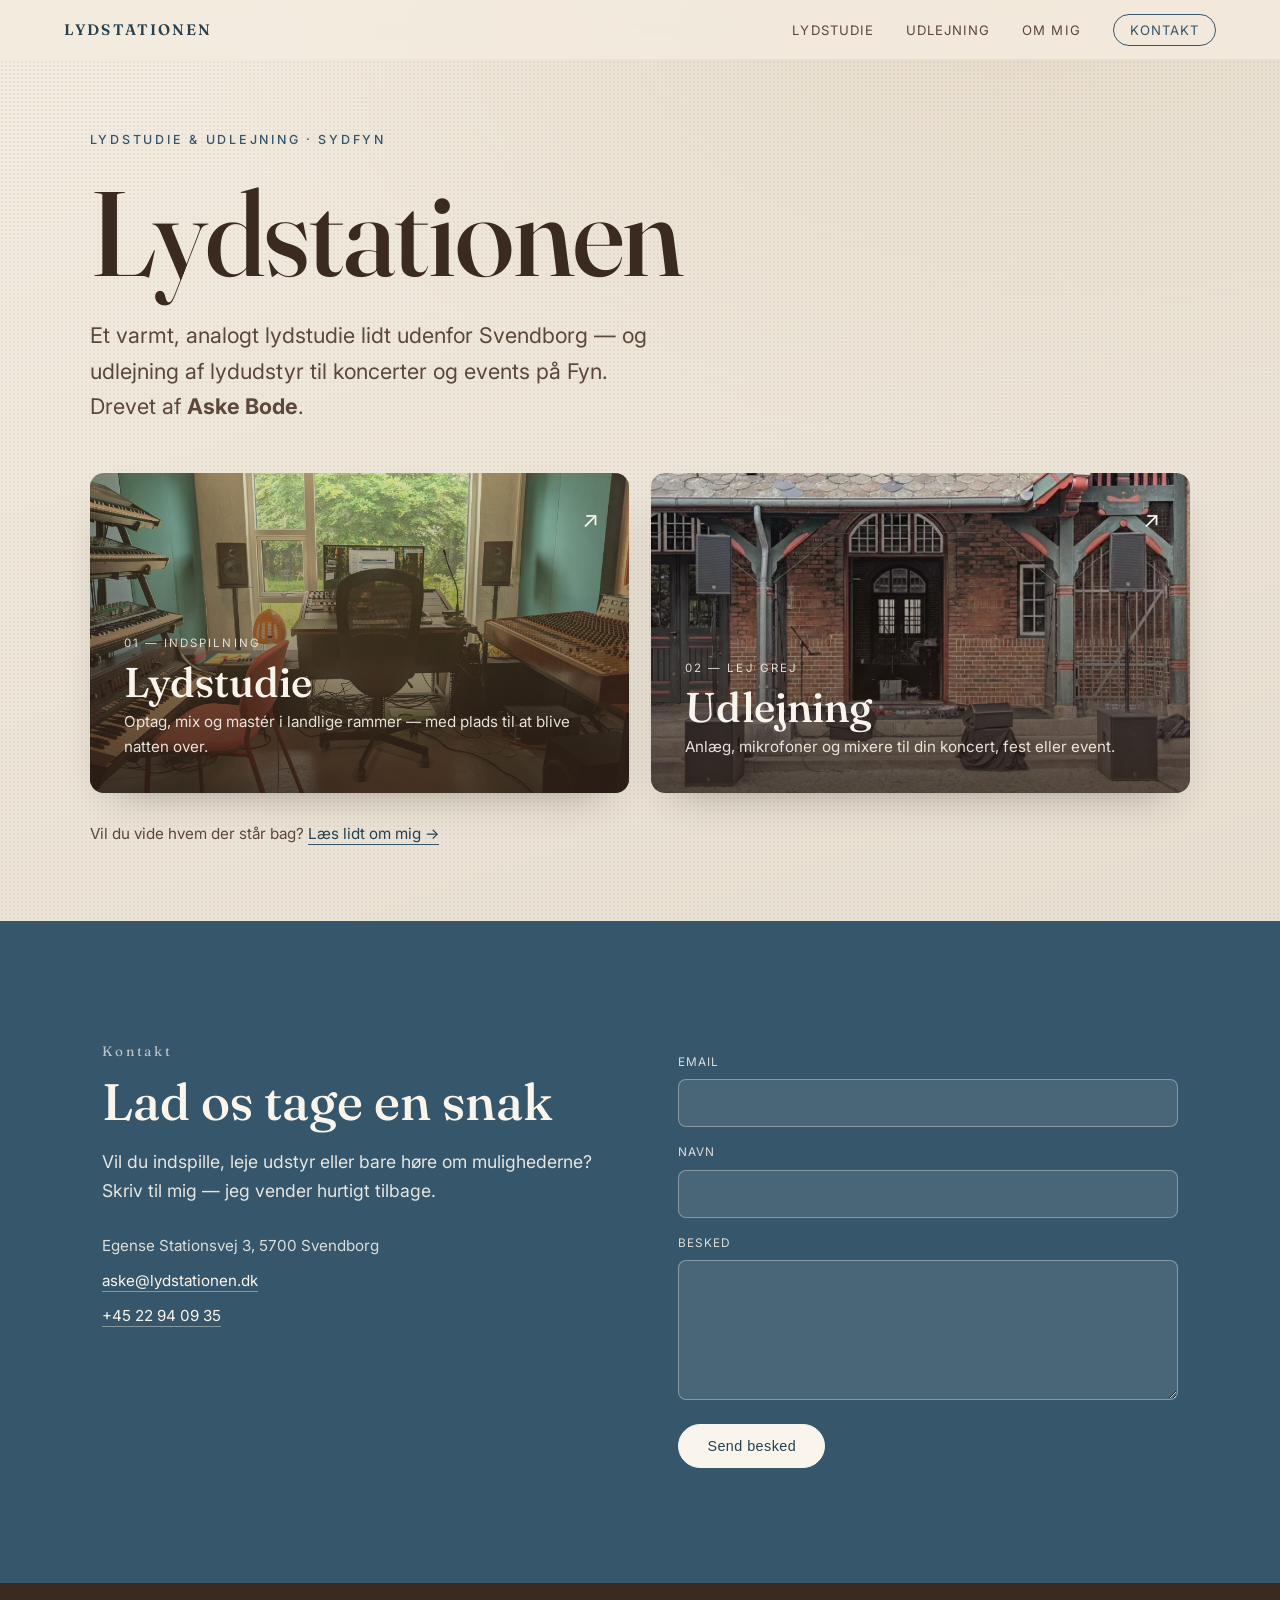
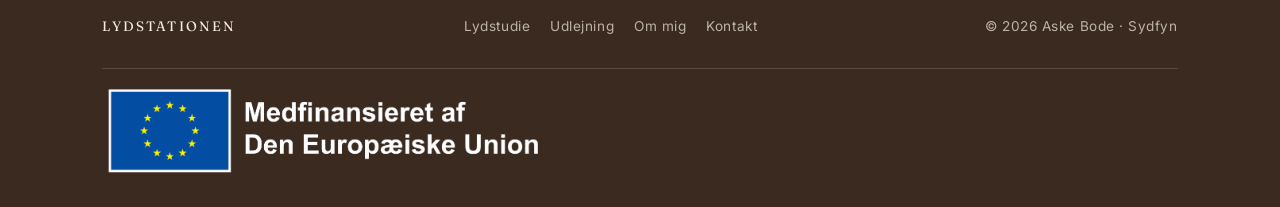
<file: index.html>
<!DOCTYPE html>
<html lang="da">

<head>
    <meta charset="UTF-8">
    <title>Lydstationen — Lydstudie & Udlejning på Sydfyn</title>
    <meta name="viewport" content="width=device-width, initial-scale=1">
    <meta name="description"
        content="Lydstationen er et varmt, analogt lydstudie på Sydfyn ved Svendborg — indspilning, mix og mastering med mulighed for overnatning, samt udlejning af anlæg, mikrofoner og mixere.">
    <link rel="preconnect" href="https://fonts.googleapis.com">
    <link rel="preconnect" href="https://fonts.gstatic.com" crossorigin>
    <link
        href="https://fonts.googleapis.com/css2?family=Fraunces:ital,opsz,wght@0,9..144,400;0,9..144,500;0,9..144,600;1,9..144,400&family=Inter:wght@300;400;500;600&display=swap"
        rel="stylesheet">
    <link rel="stylesheet" type="text/css" href="style.css?v=2">
    <link rel="icon" href="favicon.svg" type="image/svg+xml">
    <link rel="canonical" href="https://lydstationen.dk/">
    <meta property="og:type" content="website">
    <meta property="og:site_name" content="Lydstationen">
    <meta property="og:locale" content="da_DK">
    <meta property="og:title" content="Lydstationen — Lydstudie & Udlejning på Sydfyn">
    <meta property="og:description"
        content="Varmt, analogt lydstudie på Sydfyn ved Svendborg — indspilning, mix og mastering, samt udlejning af anlæg, mikrofoner og mixere.">
    <meta property="og:url" content="https://lydstationen.dk/">
    <meta property="og:image" content="https://lydstationen.dk/images/og-image.jpg">
    <meta property="og:image:width" content="1200">
    <meta property="og:image:height" content="630">
    <meta name="twitter:card" content="summary_large_image">
    <meta name="twitter:title" content="Lydstationen — Lydstudie & Udlejning på Sydfyn">
    <meta name="twitter:description"
        content="Varmt, analogt lydstudie på Sydfyn ved Svendborg — indspilning, mix, mastering og udlejning af lydudstyr.">
    <meta name="twitter:image" content="https://lydstationen.dk/images/og-image.jpg">
    <script type="application/ld+json">
    {
      "@context": "https://schema.org",
      "@type": "LocalBusiness",
      "@id": "https://lydstationen.dk/#business",
      "name": "Lydstationen",
      "description": "Lydstudie og udlejning af lydudstyr på Sydfyn ved Svendborg. Indspilning, mix og mastering — samt udlejning af PA-anlæg, mikrofoner og mixere.",
      "url": "https://lydstationen.dk",
      "email": "aske@lydstationen.dk",
      "telephone": "+4522940935",
      "founder": { "@type": "Person", "name": "Aske Bode" },
      "address": {
        "@type": "PostalAddress",
        "streetAddress": "Egense Stationsvej 3",
        "postalCode": "5700",
        "addressLocality": "Svendborg",
        "addressCountry": "DK"
      },
      "areaServed": ["Svendborg", "Sydfyn", "Fyn"],
      "image": "https://lydstationen.dk/images/og-image.jpg"
    }
    </script>
    <!-- Google tag (gtag.js) -->
    <script async src="https://www.googletagmanager.com/gtag/js?id=AW-17942137784"></script>
    <script>
        window.dataLayer = window.dataLayer || [];
        function gtag() { dataLayer.push(arguments); }

        // Consent Mode v2 — skal sendes før 'js'/'config'.
        gtag('consent', 'default', {
            ad_storage: 'granted',
            ad_user_data: 'granted',
            ad_personalization: 'granted',
            analytics_storage: 'granted'
        });

        gtag('js', new Date());
        gtag('config', 'AW-17942137784'); // Google Ads — AKTIVT

        // Google Analytics 4 (G-LFBWEKEN19) måles GENNEM tagget ovenfor:
        // GA4-streamen bruger det eksisterende Google-tag fra Ads, og
        // G-ID'et er tilføjet som destination hos Google. Derfor har
        // G-ID'et ingen egen tag-container (gtag/js?id=G-… giver 404),
        // og der skal IKKE tilføjes gtag('config', 'G-LFBWEKEN19') her
        // — det ville tælle sidevisninger dobbelt.
    </script>
    <script src="events.js" defer></script>
</head>

<body>
    <nav id="nav">
        <a href="index.html" class="brand">LYDSTATIONEN</a>
        <button class="nav-toggle" id="navToggle" aria-label="Menu" aria-expanded="false">
            <span></span><span></span><span></span>
        </button>
        <ul id="navMenu">
            <li><a href="studie.html">Lydstudie</a></li>
            <li><a href="udlejning.html">Udlejning</a></li>
            <li><a href="om.html">Om mig</a></li>
            <li><a href="#kontakt" class="nav-cta">Kontakt</a></li>
        </ul>
    </nav>

    <!-- ===================== PORTAL ===================== -->
    <header class="portal">
        <div class="portal-head">
            <p class="eyebrow">Lydstudie & udlejning · Sydfyn</p>
            <h1>Lydstationen</h1>
            <p class="lead">Et varmt, analogt lydstudie lidt udenfor Svendborg — og udlejning af lydudstyr til koncerter
                og events på Fyn. Drevet af <strong>Aske Bode</strong>.</p>
        </div>

        <div class="portal-doors">
            <a href="studie.html" class="door">
                <img src="images/kontrolrum.webp" alt="Lydstationens kontrolrum">
                <span class="door-arrow">↗</span>
                <span class="door-label">
                    <span>01 — Indspilning</span>
                    <h2>Lydstudie</h2>
                    <p>Optag, mix og mastér i landlige rammer — med plads til at blive natten over.</p>
                </span>
            </a>
            <a href="udlejning.html" class="door">
                <img src="images/udlejning-anlaeg.webp" alt="Opstillet PA-anlæg til udlejning">
                <span class="door-arrow">↗</span>
                <span class="door-label">
                    <span>02 — Lej grej</span>
                    <h2>Udlejning</h2>
                    <p>Anlæg, mikrofoner og mixere til din koncert, fest eller event.</p>
                </span>
            </a>
        </div>

        <p class="portal-extra">Vil du vide hvem der står bag? <a href="om.html">Læs lidt om mig →</a></p>
    </header>

    <!-- ===================== KONTAKT ===================== -->
    <section id="kontakt" class="section section--kontakt">
        <div class="kontakt-grid">
            <div class="kontakt-intro">
                <span class="section-num">Kontakt</span>
                <h2>Lad os tage en snak</h2>
                <p>Vil du indspille, leje udstyr eller bare høre om mulighederne? Skriv til mig — jeg vender hurtigt
                    tilbage.</p>
                <ul class="kontakt-details">
                    <li>Egense Stationsvej 3, 5700 Svendborg</li>
                    <li><a href="mailto:aske@lydstationen.dk">aske@lydstationen.dk</a></li>
                    <li><a href="tel:+4522940935">+45 22 94 09 35</a></li>
                </ul>
            </div>
            <form action="https://formspree.io/f/mbjewpjy" method="POST">
                <label for="email">Email</label>
                <input type="email" id="email" name="email" required>
                <label for="name">Navn</label>
                <input type="text" id="name" name="name" required>
                <label for="message">Besked</label>
                <textarea id="message" name="message" required></textarea>
                <button type="submit" class="btn">Send besked</button>
            </form>
        </div>
    </section>

    <footer class="footer">
        <span class="footer-brand">LYDSTATIONEN</span>
        <div class="footer-nav">
            <a href="studie.html">Lydstudie</a>
            <a href="udlejning.html">Udlejning</a>
            <a href="om.html">Om mig</a>
            <a href="#kontakt">Kontakt</a>
        </div>
        <span>© <span id="year"></span> Aske Bode · Sydfyn</span>
        <span class="footer-eu">
            <img src="images/medfinansiering.png" alt="Medfinansieret af Den Europæiske Union">
        </span>
    </footer>

    <script src="script.js"></script>
</body>

</html>
</file>
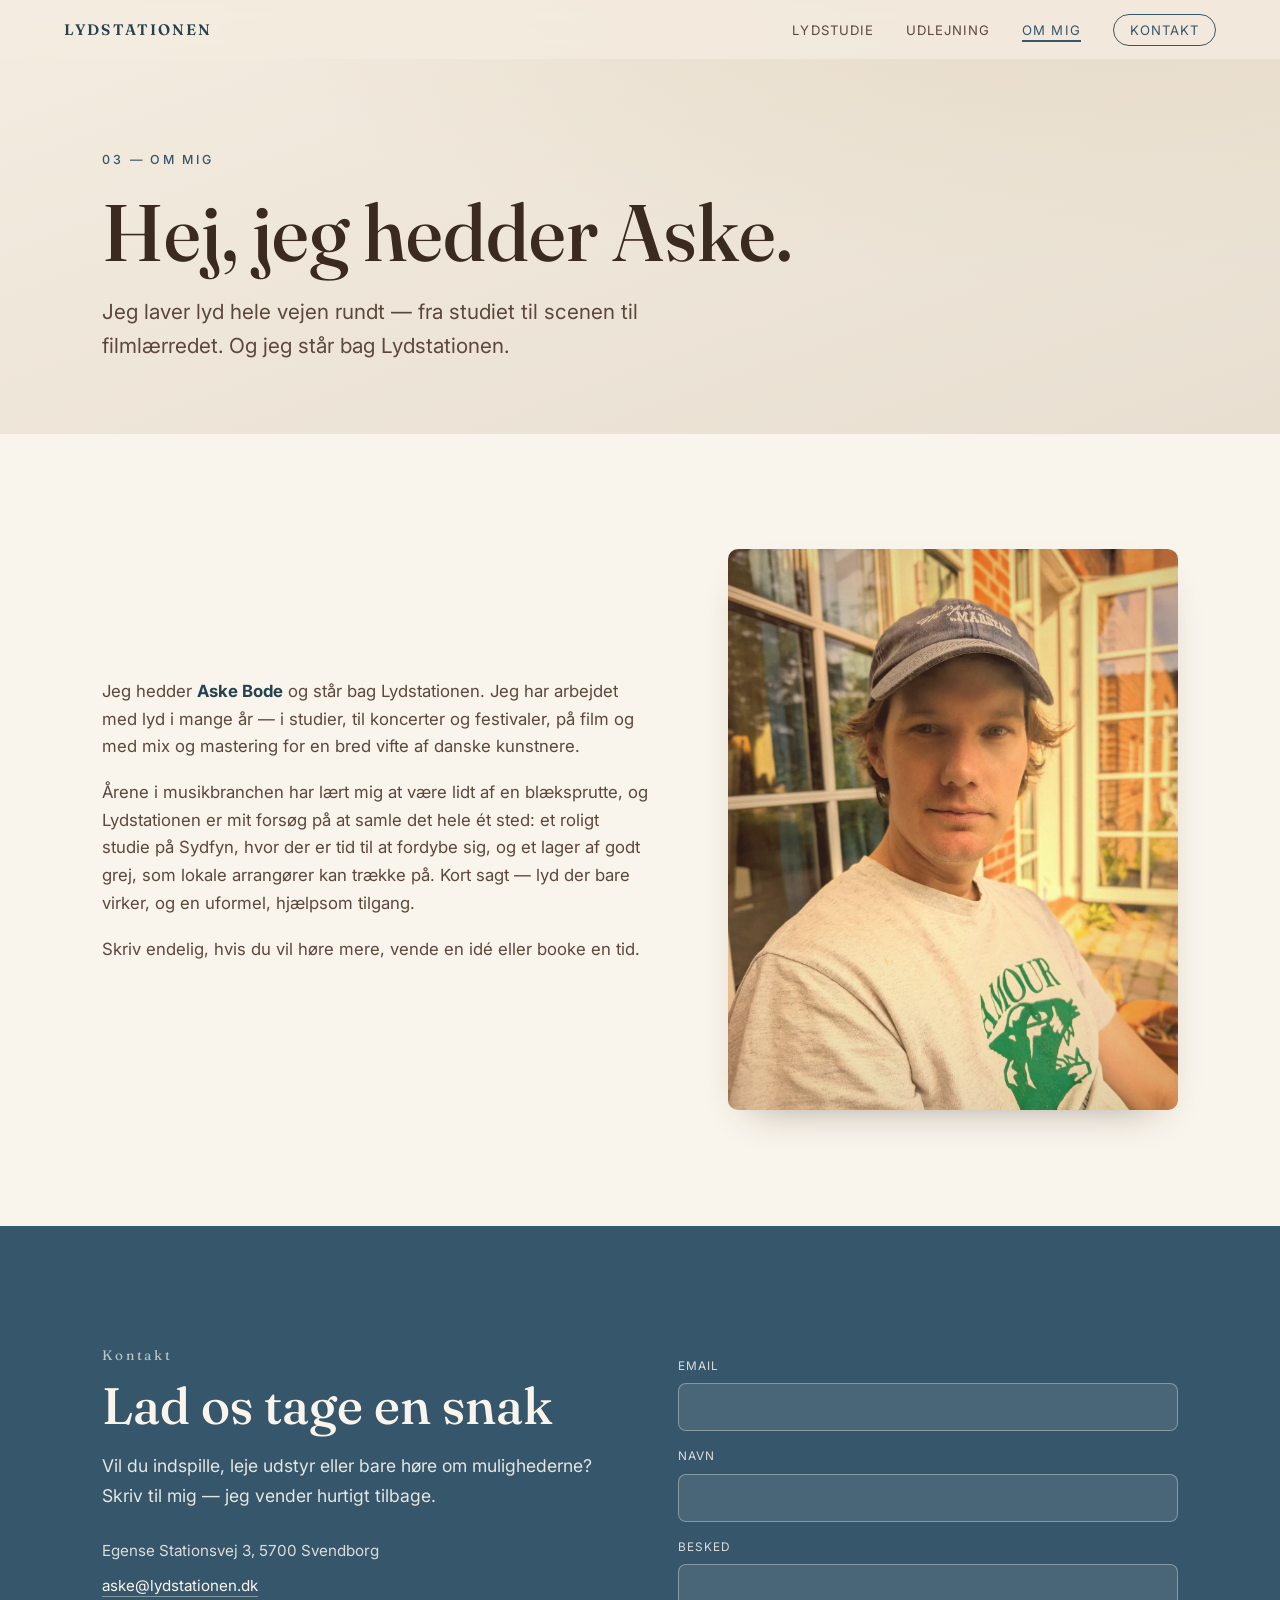
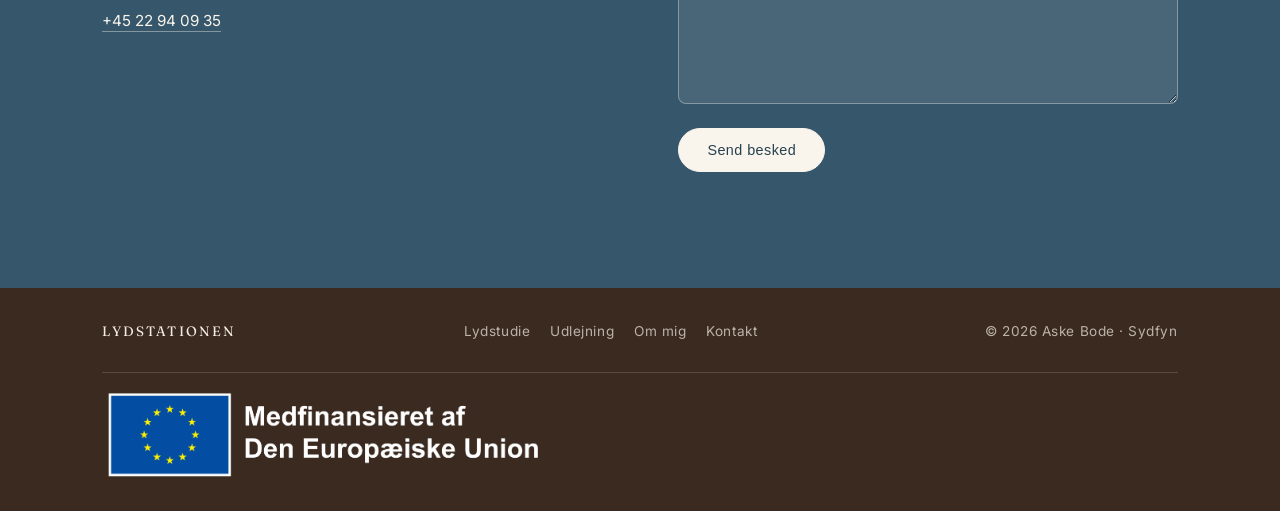
<file: om.html>
<!DOCTYPE html>
<html lang="da">

<head>
    <meta charset="UTF-8">
    <title>Om mig — Lydstationen</title>
    <meta name="viewport" content="width=device-width, initial-scale=1">
    <meta name="description"
        content="Om Aske Bode, manden bag Lydstationen — lydtekniker, mixer og mastering-ører på Sydfyn.">
    <link rel="preconnect" href="https://fonts.googleapis.com">
    <link rel="preconnect" href="https://fonts.gstatic.com" crossorigin>
    <link
        href="https://fonts.googleapis.com/css2?family=Fraunces:ital,opsz,wght@0,9..144,400;0,9..144,500;0,9..144,600;1,9..144,400&family=Inter:wght@300;400;500;600&display=swap"
        rel="stylesheet">
    <link rel="stylesheet" type="text/css" href="style.css?v=2">
    <link rel="icon" href="favicon.svg" type="image/svg+xml">
    <link rel="canonical" href="https://lydstationen.dk/om.html">
    <meta property="og:type" content="website">
    <meta property="og:site_name" content="Lydstationen">
    <meta property="og:locale" content="da_DK">
    <meta property="og:title" content="Om mig — Lydstationen">
    <meta property="og:description"
        content="Aske Bode står bag Lydstationen — lyd hele vejen rundt, fra studiet til scenen til filmlærredet, på Sydfyn.">
    <meta property="og:url" content="https://lydstationen.dk/om.html">
    <meta property="og:image" content="https://lydstationen.dk/images/og-image.jpg">
    <meta property="og:image:width" content="1200">
    <meta property="og:image:height" content="630">
    <meta name="twitter:card" content="summary_large_image">
    <meta name="twitter:title" content="Om mig — Lydstationen">
    <meta name="twitter:description"
        content="Aske Bode står bag Lydstationen — lyd fra studie til scene til film, på Sydfyn.">
    <meta name="twitter:image" content="https://lydstationen.dk/images/og-image.jpg">
    <script type="application/ld+json">
    {
      "@context": "https://schema.org",
      "@type": "LocalBusiness",
      "@id": "https://lydstationen.dk/#business",
      "name": "Lydstationen",
      "description": "Lydstudie og udlejning af lydudstyr på Sydfyn ved Svendborg. Indspilning, mix og mastering — samt udlejning af PA-anlæg, mikrofoner og mixere.",
      "url": "https://lydstationen.dk",
      "email": "aske@lydstationen.dk",
      "telephone": "+4522940935",
      "founder": { "@type": "Person", "name": "Aske Bode" },
      "address": {
        "@type": "PostalAddress",
        "streetAddress": "Egense Stationsvej 3",
        "postalCode": "5700",
        "addressLocality": "Svendborg",
        "addressCountry": "DK"
      },
      "areaServed": ["Svendborg", "Sydfyn", "Fyn"],
      "image": "https://lydstationen.dk/images/og-image.jpg"
    }
    </script>
    <!-- Google tag (gtag.js) -->
    <script async src="https://www.googletagmanager.com/gtag/js?id=AW-17942137784"></script>
    <script>
        window.dataLayer = window.dataLayer || [];
        function gtag() { dataLayer.push(arguments); }

        // Consent Mode v2 — skal sendes før 'js'/'config'.
        gtag('consent', 'default', {
            ad_storage: 'granted',
            ad_user_data: 'granted',
            ad_personalization: 'granted',
            analytics_storage: 'granted'
        });

        gtag('js', new Date());
        gtag('config', 'AW-17942137784'); // Google Ads — AKTIVT

        // Google Analytics 4 (G-LFBWEKEN19) måles GENNEM tagget ovenfor:
        // GA4-streamen bruger det eksisterende Google-tag fra Ads, og
        // G-ID'et er tilføjet som destination hos Google. Derfor har
        // G-ID'et ingen egen tag-container (gtag/js?id=G-… giver 404),
        // og der skal IKKE tilføjes gtag('config', 'G-LFBWEKEN19') her
        // — det ville tælle sidevisninger dobbelt.
    </script>
    <script src="events.js" defer></script>
</head>

<body>
    <nav id="nav">
        <a href="index.html" class="brand">LYDSTATIONEN</a>
        <button class="nav-toggle" id="navToggle" aria-label="Menu" aria-expanded="false">
            <span></span><span></span><span></span>
        </button>
        <ul id="navMenu">
            <li><a href="studie.html">Lydstudie</a></li>
            <li><a href="udlejning.html">Udlejning</a></li>
            <li><a href="om.html" class="active">Om mig</a></li>
            <li><a href="#kontakt" class="nav-cta">Kontakt</a></li>
        </ul>
    </nav>

    <header class="page-hero">
        <div class="page-hero-inner">
            <p class="eyebrow">03 — Om mig</p>
            <h1>Hej, jeg hedder Aske.</h1>
            <p class="lead">Jeg laver lyd hele vejen rundt — fra studiet til scenen til filmlærredet. Og jeg står bag
                Lydstationen.</p>
        </div>
    </header>

    <section class="section section--paper">
        <div class="om-grid">
            <div class="om-text">
                <p>Jeg hedder <strong>Aske Bode</strong> og står bag Lydstationen. Jeg har arbejdet med lyd i mange år —
                    i studier, til koncerter og festivaler, på film og med mix og mastering for en bred vifte af danske
                    kunstnere.</p>
                <p>Årene i musikbranchen har lært mig at være lidt af en blæksprutte, og Lydstationen er mit forsøg på
                    at samle det hele ét sted: et roligt studie på Sydfyn, hvor der er tid til at fordybe sig, og et
                    lager af godt grej, som lokale arrangører kan trække på. Kort sagt — lyd der bare virker, og en
                    uformel, hjælpsom tilgang.</p>
                <p>Skriv endelig, hvis du vil høre mere, vende en idé eller booke en tid.</p>
            </div>
            <div class="om-media om-media--portrait">
                <img src="images/aske.webp" alt="Aske Bode, manden bag Lydstationen" loading="lazy">
            </div>
        </div>
    </section>

    <!-- ===================== KONTAKT ===================== -->
    <section id="kontakt" class="section section--kontakt">
        <div class="kontakt-grid">
            <div class="kontakt-intro">
                <span class="section-num">Kontakt</span>
                <h2>Lad os tage en snak</h2>
                <p>Vil du indspille, leje udstyr eller bare høre om mulighederne? Skriv til mig — jeg vender hurtigt
                    tilbage.</p>
                <ul class="kontakt-details">
                    <li>Egense Stationsvej 3, 5700 Svendborg</li>
                    <li><a href="mailto:aske@lydstationen.dk">aske@lydstationen.dk</a></li>
                    <li><a href="tel:+4522940935">+45 22 94 09 35</a></li>
                </ul>
            </div>
            <form action="https://formspree.io/f/mbjewpjy" method="POST">
                <label for="email">Email</label>
                <input type="email" id="email" name="email" required>
                <label for="name">Navn</label>
                <input type="text" id="name" name="name" required>
                <label for="message">Besked</label>
                <textarea id="message" name="message" required></textarea>
                <button type="submit" class="btn">Send besked</button>
            </form>
        </div>
    </section>

    <footer class="footer">
        <span class="footer-brand">LYDSTATIONEN</span>
        <div class="footer-nav">
            <a href="studie.html">Lydstudie</a>
            <a href="udlejning.html">Udlejning</a>
            <a href="om.html">Om mig</a>
            <a href="#kontakt">Kontakt</a>
        </div>
        <span>© <span id="year"></span> Aske Bode · Sydfyn</span>
        <span class="footer-eu">
            <img src="images/medfinansiering.png" alt="Medfinansieret af Den Europæiske Union">
        </span>
    </footer>

    <script src="script.js"></script>
</body>

</html>
</file>
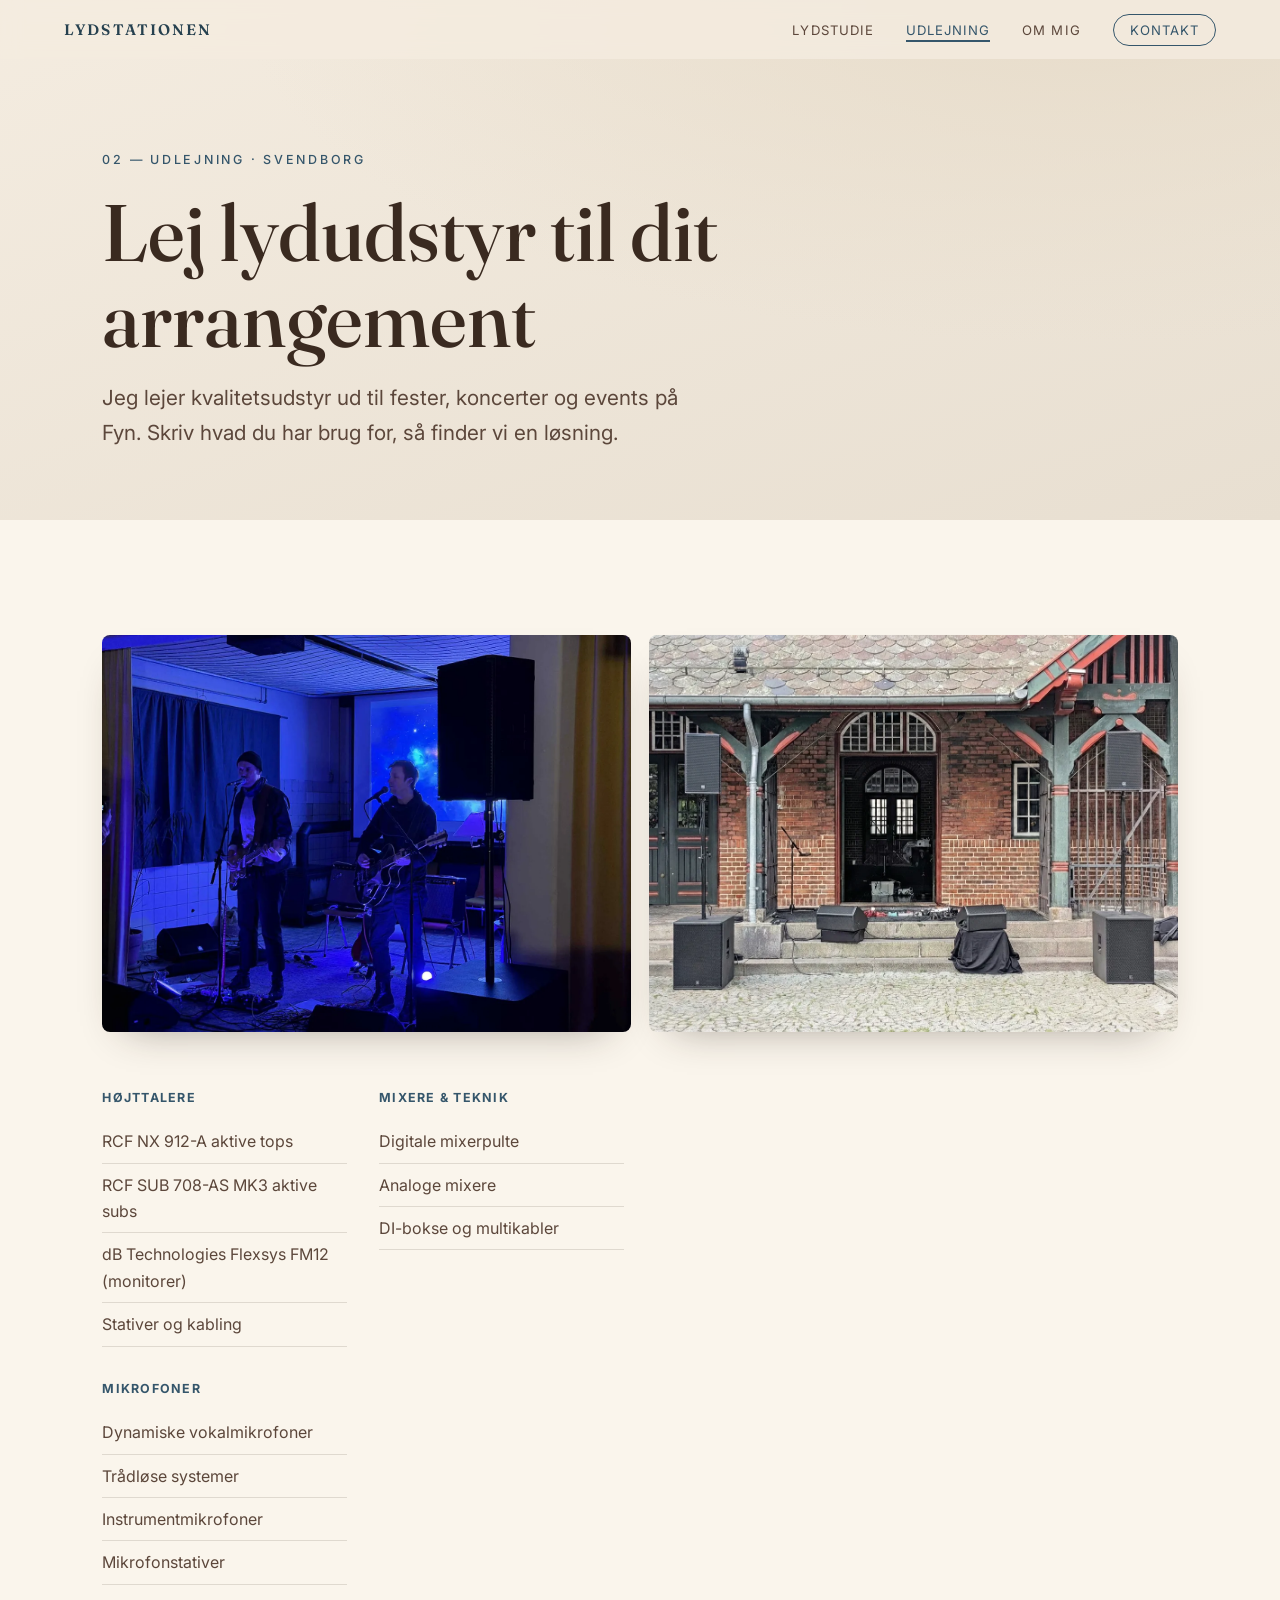
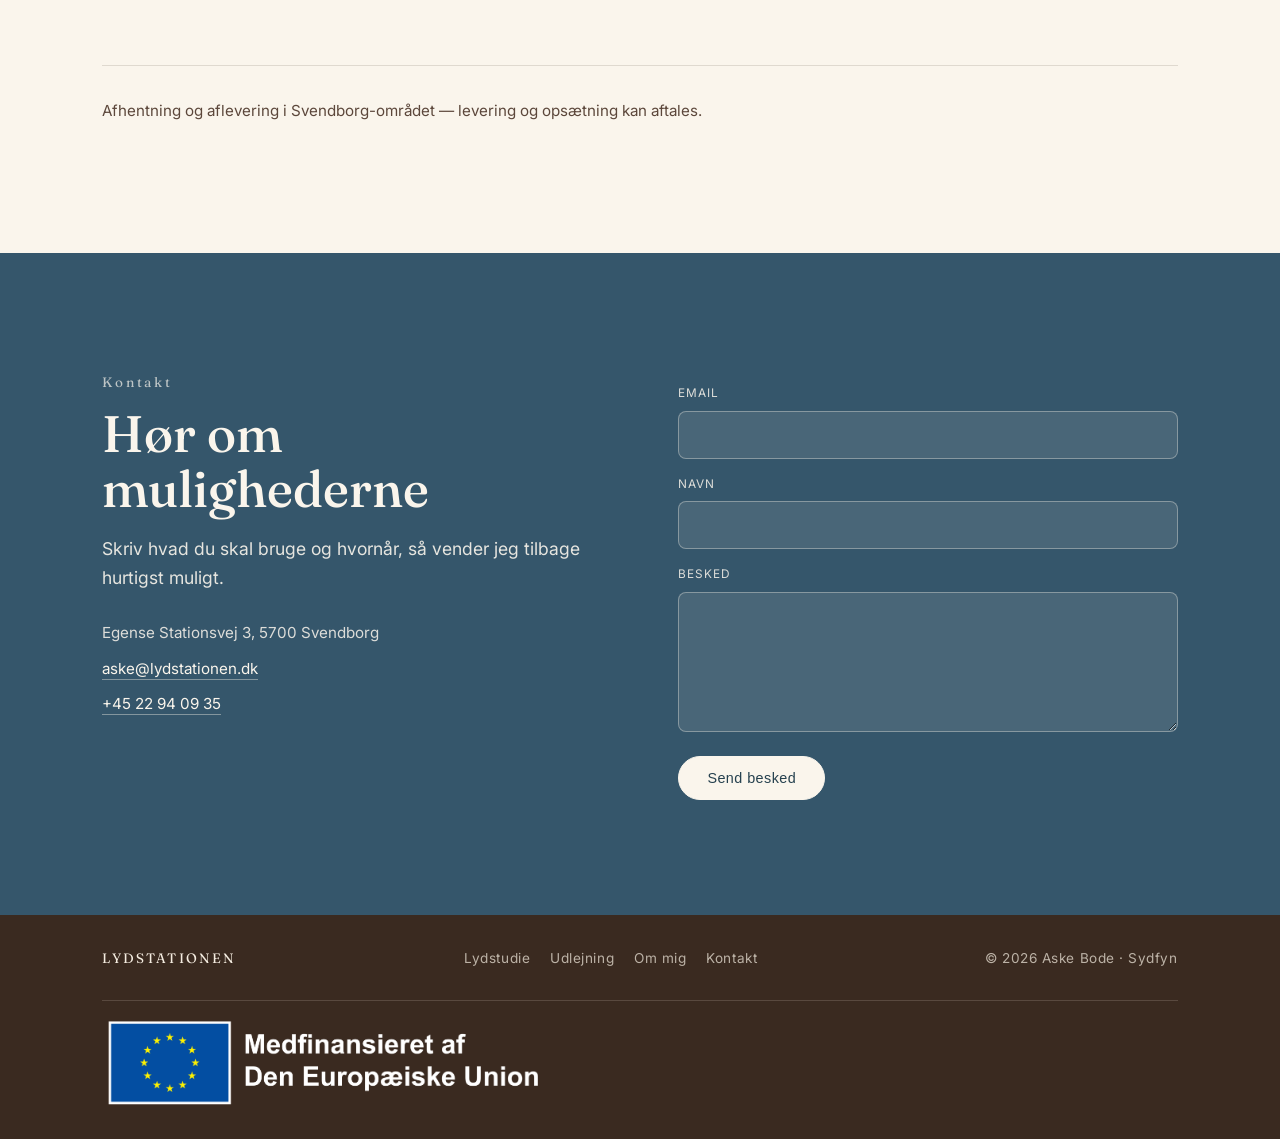
<file: udlejning.html>
<!DOCTYPE html>
<html lang="da">

<head>
    <meta charset="UTF-8">
    <title>Udlejning — Lydstationen</title>
    <meta name="viewport" content="width=device-width, initial-scale=1">
    <meta name="description"
        content="Udlejning af professionelt lydudstyr til fester, koncerter og events på Fyn. RCF-anlæg, mikrofoner og mixere. Afhentning i Svendborg-området.">
    <link rel="preconnect" href="https://fonts.googleapis.com">
    <link rel="preconnect" href="https://fonts.gstatic.com" crossorigin>
    <link
        href="https://fonts.googleapis.com/css2?family=Fraunces:ital,opsz,wght@0,9..144,400;0,9..144,500;0,9..144,600;1,9..144,400&family=Inter:wght@300;400;500;600&display=swap"
        rel="stylesheet">
    <link rel="stylesheet" type="text/css" href="style.css?v=2">
    <link rel="icon" href="favicon.svg" type="image/svg+xml">
    <link rel="canonical" href="https://lydstationen.dk/udlejning.html">
    <meta property="og:type" content="website">
    <meta property="og:site_name" content="Lydstationen">
    <meta property="og:locale" content="da_DK">
    <meta property="og:title" content="Udlejning — Lydstationen">
    <meta property="og:description"
        content="Udlejning af professionelt lydudstyr til fester, koncerter og events på Fyn. RCF-anlæg, mikrofoner og mixere. Afhentning i Svendborg-området.">
    <meta property="og:url" content="https://lydstationen.dk/udlejning.html">
    <meta property="og:image" content="https://lydstationen.dk/images/og-image.jpg">
    <meta property="og:image:width" content="1200">
    <meta property="og:image:height" content="630">
    <meta name="twitter:card" content="summary_large_image">
    <meta name="twitter:title" content="Udlejning — Lydstationen">
    <meta name="twitter:description"
        content="Lej professionelt lydudstyr til fester, koncerter og events på Fyn. Afhentning i Svendborg-området.">
    <meta name="twitter:image" content="https://lydstationen.dk/images/og-image.jpg">
    <script type="application/ld+json">
    {
      "@context": "https://schema.org",
      "@type": "LocalBusiness",
      "@id": "https://lydstationen.dk/#business",
      "name": "Lydstationen",
      "description": "Lydstudie og udlejning af lydudstyr på Sydfyn ved Svendborg. Indspilning, mix og mastering — samt udlejning af PA-anlæg, mikrofoner og mixere.",
      "url": "https://lydstationen.dk",
      "email": "aske@lydstationen.dk",
      "telephone": "+4522940935",
      "founder": { "@type": "Person", "name": "Aske Bode" },
      "address": {
        "@type": "PostalAddress",
        "streetAddress": "Egense Stationsvej 3",
        "postalCode": "5700",
        "addressLocality": "Svendborg",
        "addressCountry": "DK"
      },
      "areaServed": ["Svendborg", "Sydfyn", "Fyn"],
      "image": "https://lydstationen.dk/images/og-image.jpg"
    }
    </script>
    <!-- Google tag (gtag.js) -->
    <script async src="https://www.googletagmanager.com/gtag/js?id=AW-17942137784"></script>
    <script>
        window.dataLayer = window.dataLayer || [];
        function gtag() { dataLayer.push(arguments); }

        // Consent Mode v2 — skal sendes før 'js'/'config'.
        gtag('consent', 'default', {
            ad_storage: 'granted',
            ad_user_data: 'granted',
            ad_personalization: 'granted',
            analytics_storage: 'granted'
        });

        gtag('js', new Date());
        gtag('config', 'AW-17942137784'); // Google Ads — AKTIVT

        // Google Analytics 4 (G-LFBWEKEN19) måles GENNEM tagget ovenfor:
        // GA4-streamen bruger det eksisterende Google-tag fra Ads, og
        // G-ID'et er tilføjet som destination hos Google. Derfor har
        // G-ID'et ingen egen tag-container (gtag/js?id=G-… giver 404),
        // og der skal IKKE tilføjes gtag('config', 'G-LFBWEKEN19') her
        // — det ville tælle sidevisninger dobbelt.
    </script>
    <script src="events.js" defer></script>
</head>

<body>
    <nav id="nav">
        <a href="index.html" class="brand">LYDSTATIONEN</a>
        <button class="nav-toggle" id="navToggle" aria-label="Menu" aria-expanded="false">
            <span></span><span></span><span></span>
        </button>
        <ul id="navMenu">
            <li><a href="studie.html">Lydstudie</a></li>
            <li><a href="udlejning.html" class="active">Udlejning</a></li>
            <li><a href="om.html">Om mig</a></li>
            <li><a href="#kontakt" class="nav-cta">Kontakt</a></li>
        </ul>
    </nav>

    <header class="page-hero">
        <div class="page-hero-inner">
            <p class="eyebrow">02 — Udlejning · Svendborg</p>
            <h1>Lej lydudstyr til dit arrangement</h1>
            <p class="lead">Jeg lejer kvalitetsudstyr ud til fester, koncerter og events på Fyn. Skriv hvad du har
                brug for, så finder vi en løsning.</p>
        </div>
    </header>

    <section class="section section--paper">
        <div class="media-row">
            <img src="images/udlejning-koncert.webp" alt="Anlæg i brug til koncert" loading="lazy">
            <img src="images/udlejning-anlaeg.webp" alt="Opstillet PA-anlæg ved scene" loading="lazy">
        </div>
        <div class="gear-grid">
            <div class="gear-col">
                <h4>Højttalere</h4>
                <ul>
                    <li>RCF NX 912-A aktive tops</li>
                    <li>RCF SUB 708-AS MK3 aktive subs</li>
                    <li>dB Technologies Flexsys FM12 (monitorer)</li>
                    <li>Stativer og kabling</li>
                </ul>
            </div>
            <div class="gear-col">
                <h4>Mikrofoner</h4>
                <ul>
                    <li>Dynamiske vokalmikrofoner</li>
                    <li>Trådløse systemer</li>
                    <li>Instrumentmikrofoner</li>
                    <li>Mikrofonstativer</li>
                </ul>
            </div>
            <div class="gear-col">
                <h4>Mixere & teknik</h4>
                <ul>
                    <li>Digitale mixerpulte</li>
                    <li>Analoge mixere</li>
                    <li>DI-bokse og multikabler</li>
                </ul>
            </div>
        </div>

        <p class="udlejning-note">Afhentning og aflevering i Svendborg-området — levering og opsætning kan aftales.</p>
    </section>

    <!-- ===================== KONTAKT ===================== -->
    <section id="kontakt" class="section section--kontakt">
        <div class="kontakt-grid">
            <div class="kontakt-intro">
                <span class="section-num">Kontakt</span>
                <h2>Hør om mulighederne</h2>
                <p>Skriv hvad du skal bruge og hvornår, så vender jeg tilbage hurtigst muligt.</p>
                <ul class="kontakt-details">
                    <li>Egense Stationsvej 3, 5700 Svendborg</li>
                    <li><a href="mailto:aske@lydstationen.dk">aske@lydstationen.dk</a></li>
                    <li><a href="tel:+4522940935">+45 22 94 09 35</a></li>
                </ul>
            </div>
            <form action="https://formspree.io/f/mbjewpjy" method="POST">
                <label for="email">Email</label>
                <input type="email" id="email" name="email" required>
                <label for="name">Navn</label>
                <input type="text" id="name" name="name" required>
                <label for="message">Besked</label>
                <textarea id="message" name="message" required></textarea>
                <button type="submit" class="btn">Send besked</button>
            </form>
        </div>
    </section>

    <footer class="footer">
        <span class="footer-brand">LYDSTATIONEN</span>
        <div class="footer-nav">
            <a href="studie.html">Lydstudie</a>
            <a href="udlejning.html">Udlejning</a>
            <a href="om.html">Om mig</a>
            <a href="#kontakt">Kontakt</a>
        </div>
        <span>© <span id="year"></span> Aske Bode · Sydfyn</span>
        <span class="footer-eu">
            <img src="images/medfinansiering.png" alt="Medfinansieret af Den Europæiske Union">
        </span>
    </footer>

    <script src="script.js"></script>
</body>

</html>
</file>
<file: style.css>
/* ============================================================
   Lydstationen — varm & analog (multi-page)
   ============================================================ */

:root {
    --cream: #f4ece0;
    --cream-2: #efe4d4;
    --paper: #faf5ec;
    /* Neve-inspireret: blågrå frontplade + den røde gain-knap */
    --slate: #35566b;
    --slate-dark: #26414f;
    --slate-light: #4a7089;
    --neve-red: #b4382c;
    --neve-red-dark: #932c22;
    --brown: #3a2a20;
    --brown-soft: #5c473b;
    --ink: #2c1e16;
    --line: rgba(58, 42, 32, 0.14);
    --shadow: 0 18px 40px -24px rgba(44, 30, 22, 0.45);
}

* {
    box-sizing: border-box;
}

html {
    scroll-behavior: smooth;
    scroll-padding-top: 80px;
}

body {
    margin: 0;
    font-family: 'Inter', system-ui, sans-serif;
    color: var(--ink);
    background-color: var(--cream);
    line-height: 1.65;
    -webkit-font-smoothing: antialiased;
}

h1,
h2,
h3 {
    font-family: 'Fraunces', Georgia, serif;
    font-weight: 500;
    line-height: 1.08;
    margin: 0;
}

a {
    color: inherit;
    text-decoration: none;
}

img {
    display: block;
    max-width: 100%;
    /* height:auto er nødvendig, når <img> har width/height-attributter:
       ellers vinder attributtens højde over aspect-ratio, og billedet
       bliver højt og smalt på mobil. */
    height: auto;
}

/* ---------------- Navigation ---------------- */
nav {
    position: fixed;
    top: 0;
    left: 0;
    width: 100%;
    display: flex;
    justify-content: space-between;
    align-items: center;
    padding: 16px clamp(20px, 5vw, 64px);
    background: rgba(244, 236, 224, 0.82);
    backdrop-filter: blur(10px);
    border-bottom: 1px solid transparent;
    z-index: 999;
    transition: border-color .3s ease, background .3s ease;
}

nav.scrolled {
    border-bottom-color: var(--line);
    background: rgba(250, 245, 236, 0.92);
}

.brand {
    font-family: 'Fraunces', serif;
    font-weight: 600;
    letter-spacing: 0.14em;
    font-size: 0.95rem;
    color: var(--slate-dark);
}

nav ul {
    display: flex;
    align-items: center;
    gap: clamp(14px, 2.5vw, 34px);
    list-style: none;
    margin: 0;
    padding: 0;
}

nav ul a {
    font-size: 0.82rem;
    letter-spacing: 0.08em;
    text-transform: uppercase;
    color: var(--brown-soft);
    transition: color .25s ease;
}

nav ul a:hover,
nav ul a.active {
    color: var(--slate);
}

nav ul a.active {
    border-bottom: 2px solid var(--slate);
    padding-bottom: 2px;
}

.nav-cta {
    border: 1px solid var(--slate);
    border-radius: 999px;
    padding: 7px 16px;
    color: var(--slate) !important;
}

.nav-cta:hover {
    background: var(--slate);
    color: var(--paper) !important;
}

.nav-cta.active {
    border-bottom: 1px solid var(--slate);
    padding-bottom: 7px;
}

.nav-toggle {
    display: none;
    flex-direction: column;
    gap: 5px;
    background: none;
    border: 0;
    cursor: pointer;
    padding: 6px;
}

.nav-toggle span {
    width: 26px;
    height: 2px;
    background: var(--brown);
    transition: .3s;
}

/* ---------------- Buttons ---------------- */
.btn {
    display: inline-block;
    padding: 13px 28px;
    border-radius: 999px;
    font-size: 0.9rem;
    font-weight: 500;
    letter-spacing: 0.03em;
    cursor: pointer;
    transition: transform .2s ease, background .25s ease, color .25s ease;
}

.btn:hover {
    transform: translateY(-2px);
}

.btn-solid {
    background: var(--slate);
    color: var(--paper);
    border: 1px solid var(--slate);
}

.btn-solid:hover {
    background: var(--slate-dark);
}

.btn-ghost {
    background: transparent;
    color: var(--brown);
    border: 1px solid var(--brown-soft);
}

.btn-ghost:hover {
    background: var(--brown);
    color: var(--paper);
    border-color: var(--brown);
}

.eyebrow {
    text-transform: uppercase;
    letter-spacing: 0.22em;
    font-size: 0.78rem;
    font-weight: 500;
    color: var(--slate);
    margin: 0 0 18px;
}

/* ============================================================
   FORSIDE — portal
   ============================================================ */
.portal {
    min-height: 100vh;
    display: flex;
    flex-direction: column;
    justify-content: center;
    padding: 130px clamp(24px, 7vw, 110px) 60px;
    position: relative;
    background:
        radial-gradient(120% 90% at 80% 0%, #e7dcca 0%, transparent 55%),
        linear-gradient(160deg, var(--cream) 0%, #e8dfd1 100%);
    overflow: hidden;
}

.portal::after {
    content: "";
    position: absolute;
    inset: 0;
    background-image: radial-gradient(rgba(53, 86, 107, 0.07) 1px, transparent 1px);
    background-size: 4px 4px;
    pointer-events: none;
}

.portal-head {
    max-width: 720px;
    position: relative;
    z-index: 1;
    margin-bottom: 48px;
}

.portal-head h1 {
    font-size: clamp(3.2rem, 11vw, 7.5rem);
    letter-spacing: -0.01em;
    color: var(--brown);
    margin-bottom: 20px;
}

.portal-head .lead {
    font-size: clamp(1.05rem, 2.3vw, 1.35rem);
    max-width: 580px;
    color: var(--brown-soft);
    margin: 0;
}

.portal-doors {
    display: grid;
    grid-template-columns: 1fr 1fr;
    gap: 22px;
    position: relative;
    z-index: 1;
}

.door {
    position: relative;
    min-height: 320px;
    border-radius: 14px;
    overflow: hidden;
    display: flex;
    align-items: flex-end;
    padding: 34px;
    color: var(--paper);
    box-shadow: var(--shadow);
    isolation: isolate;
}

.door img {
    position: absolute;
    inset: 0;
    width: 100%;
    height: 100%;
    object-fit: cover;
    z-index: -2;
    transition: transform .6s ease;
}

.door::before {
    content: "";
    position: absolute;
    inset: 0;
    z-index: -1;
    background: linear-gradient(180deg, rgba(44, 30, 22, 0.1) 0%, rgba(44, 30, 22, 0.78) 100%);
}

.door:hover img {
    transform: scale(1.05);
}

.door-label {
    position: relative;
}

.door-label span {
    text-transform: uppercase;
    letter-spacing: 0.18em;
    font-size: 0.72rem;
    opacity: 0.85;
}

.door-label h2 {
    font-size: clamp(1.8rem, 4vw, 2.6rem);
    margin: 6px 0 4px;
}

.door-label p {
    margin: 0;
    font-size: 0.95rem;
    opacity: 0.9;
}

.door-arrow {
    position: absolute;
    top: 28px;
    right: 30px;
    font-size: 1.4rem;
    transition: transform .3s ease;
}

.door:hover .door-arrow {
    transform: translate(4px, -4px);
}

.portal-extra {
    position: relative;
    z-index: 1;
    margin-top: 28px;
    font-size: 0.95rem;
    color: var(--brown-soft);
}

.portal-extra a {
    color: var(--slate-dark);
    border-bottom: 1px solid var(--slate);
    padding-bottom: 1px;
}

/* ============================================================
   INDERSIDER — page hero
   ============================================================ */
.page-hero {
    padding: 150px clamp(24px, 8vw, 120px) 70px;
    background:
        radial-gradient(120% 120% at 85% 0%, #e7dcca 0%, transparent 55%),
        linear-gradient(160deg, var(--cream) 0%, #e8dfd1 100%);
}

.page-hero-inner {
    max-width: 740px;
}

.page-hero h1 {
    font-size: clamp(2.6rem, 8vw, 5rem);
    color: var(--brown);
    margin-bottom: 20px;
}

.page-hero .lead {
    font-size: clamp(1.05rem, 2.2vw, 1.3rem);
    color: var(--brown-soft);
    margin: 0;
    max-width: 620px;
}

/* page-hero knapper */
.page-hero .hero-actions {
    display: flex;
    flex-wrap: wrap;
    gap: 14px;
    margin-top: 30px;
}

/* ============================================================
   Sektioner (generisk)
   ============================================================ */
.section {
    padding: clamp(56px, 9vw, 120px) clamp(24px, 8vw, 120px);
}

.section--paper {
    background: var(--paper);
}

.section--cream {
    background: var(--cream);
}

.section-head {
    max-width: 760px;
    margin-bottom: 48px;
}

.section-num {
    display: inline-block;
    font-family: 'Fraunces', serif;
    font-size: 0.85rem;
    letter-spacing: 0.2em;
    color: var(--slate);
    margin-bottom: 12px;
}

.section h2 {
    font-size: clamp(2rem, 5vw, 3.2rem);
    color: var(--brown);
    margin-bottom: 18px;
}

.section-intro {
    font-size: clamp(1rem, 2vw, 1.2rem);
    color: var(--brown-soft);
    max-width: 640px;
}

/* ---------------- Media rows ---------------- */
.media-row {
    display: grid;
    grid-template-columns: 1fr 1fr;
    gap: 18px;
    margin-bottom: 56px;
}

.media-row img {
    width: 100%;
    height: 100%;
    aspect-ratio: 4 / 3;
    object-fit: cover;
    border-radius: 8px;
    box-shadow: var(--shadow);
}

.media-single {
    margin-top: 18px;
    margin-bottom: 28px;
}

.media-single img {
    width: 100%;
    aspect-ratio: 16 / 7;
    object-fit: cover;
    border-radius: 8px;
    box-shadow: var(--shadow);
}

/* ---------------- Kort ---------------- */
.cards {
    display: grid;
    grid-template-columns: repeat(auto-fit, minmax(240px, 1fr));
    gap: 22px;
}

.card {
    background: var(--paper);
    border: 1px solid var(--line);
    border-radius: 10px;
    padding: 30px 28px;
    transition: transform .25s ease, box-shadow .25s ease;
}

.card:hover {
    transform: translateY(-4px);
    box-shadow: var(--shadow);
}

.card h3 {
    font-size: 1.5rem;
    color: var(--slate);
    margin-bottom: 12px;
}

.card p {
    margin: 0;
    color: var(--brown-soft);
}

/* ---------------- Gear blokke ---------------- */
.gear-title {
    font-size: 1.8rem;
    color: var(--brown);
    margin-bottom: 26px;
}

.gear-grid {
    column-width: 220px;
    column-gap: 32px;
}

.gear-col {
    break-inside: avoid;
    display: inline-block;
    width: 100%;
    margin-bottom: 32px;
}

.gear-col h4 {
    font-family: 'Inter', sans-serif;
    text-transform: uppercase;
    letter-spacing: 0.1em;
    font-size: 0.78rem;
    color: var(--slate);
    margin: 0 0 12px;
}

.gear-col ul {
    list-style: none;
    margin: 0;
    padding: 0;
}

.gear-col li {
    padding: 8px 0;
    border-bottom: 1px solid var(--line);
    color: var(--brown-soft);
}

/* ---------------- Kundeliste ---------------- */
.clients-help {
    font-size: 0.9rem;
    color: var(--brown-soft);
    margin: 0 0 14px;
}

.filters {
    display: flex;
    flex-wrap: wrap;
    gap: 10px;
    margin-bottom: 26px;
}

input[type="checkbox"] {
    display: none;
}

.filters label {
    cursor: pointer;
    padding: 7px 16px;
    border: 1px solid var(--line);
    border-radius: 999px;
    font-size: 0.78rem;
    letter-spacing: 0.06em;
    text-transform: uppercase;
    color: var(--brown-soft);
    transition: .2s;
    user-select: none;
}

input[type="checkbox"]:checked+label {
    background: var(--slate);
    border-color: var(--slate);
    color: var(--paper);
}

#client-list {
    list-style: none;
    margin: 0;
    padding: 0;
    display: flex;
    flex-wrap: wrap;
    gap: 8px;
}

#client-list li {
    font-size: 0.82rem;
    font-weight: 500;
    letter-spacing: 0.04em;
    padding: 7px 14px;
    border-radius: 6px;
    background: var(--cream-2);
    color: var(--brown);
    border: 1px solid var(--line);
}

/* ---------------- Kalender ---------------- */
#calendar {
    width: 100%;
    max-width: 820px;
    background: var(--paper);
    border-radius: 10px;
    padding: 20px;
    border: 1px solid var(--line);
}

:root {
    --fc-border-color: var(--line);
    --fc-daygrid-event-dot-width: 6px;
    --fc-today-bg-color: #dde5ea;
}

.fc .fc-button-primary {
    background-color: var(--slate);
    border-color: var(--slate);
    text-transform: capitalize;
}

.fc .fc-button-primary:hover,
.fc .fc-button-primary:disabled {
    background-color: var(--slate-dark);
    border-color: var(--slate-dark);
}

.fc-toolbar-title {
    color: var(--brown);
    font-family: 'Fraunces', serif;
}

/* ---------------- Udlejning ---------------- */
.rental-grid {
    display: grid;
    grid-template-columns: repeat(auto-fit, minmax(250px, 1fr));
    gap: 22px;
}

.rental-card {
    background: var(--paper);
    border: 1px solid var(--line);
    border-radius: 12px;
    padding: 34px 30px;
    transition: transform .25s ease, box-shadow .25s ease;
}

.rental-card:hover {
    transform: translateY(-4px);
    box-shadow: var(--shadow);
}

.rental-icon {
    font-size: 2rem;
    display: block;
    margin-bottom: 16px;
}

.rental-card h3 {
    font-size: 1.6rem;
    color: var(--slate);
    margin-bottom: 18px;
}

.rental-card ul {
    list-style: none;
    margin: 0;
    padding: 0;
}

.rental-card li {
    padding: 9px 0;
    border-bottom: 1px solid var(--line);
    color: var(--brown-soft);
}

.rental-card li:last-child {
    border-bottom: none;
}

.rental-cta {
    margin-top: 48px;
    text-align: center;
}

.rental-cta p {
    font-size: 1.15rem;
    color: var(--brown-soft);
    margin-bottom: 22px;
}

/* ---------------- Om mig ---------------- */
.om-grid {
    display: grid;
    grid-template-columns: 1.1fr 0.9fr;
    gap: clamp(32px, 6vw, 80px);
    align-items: center;
}

.om-text p {
    color: var(--brown-soft);
    font-size: 1.05rem;
    margin: 0 0 18px;
}

.om-text strong {
    color: var(--slate-dark);
}

.om-media {
    display: grid;
    gap: 16px;
}

.om-media img {
    width: 100%;
    aspect-ratio: 5 / 4;
    object-fit: cover;
    border-radius: 10px;
    box-shadow: var(--shadow);
}

.om-media--portrait img {
    aspect-ratio: 4 / 5;
    object-position: center top;
}

/* ============================================================
   KONTAKT (delt på alle sider)
   ============================================================ */
.section--kontakt {
    background: var(--slate);
    color: var(--paper);
}

.section--kontakt .section-num {
    color: rgba(250, 245, 236, 0.7);
}

.kontakt-grid {
    display: grid;
    grid-template-columns: 1fr 1fr;
    gap: clamp(36px, 6vw, 80px);
    align-items: start;
}

.section--kontakt h2 {
    color: var(--paper);
}

.kontakt-intro p {
    color: rgba(250, 245, 236, 0.9);
    font-size: 1.1rem;
}

.section--kontakt form {
    display: flex;
    flex-direction: column;
}

.section--kontakt label {
    text-transform: uppercase;
    letter-spacing: 0.08em;
    font-size: 0.74rem;
    margin: 16px 0 7px;
    color: rgba(250, 245, 236, 0.85);
}

.section--kontakt input,
.section--kontakt select,
.section--kontakt textarea {
    background: rgba(250, 245, 236, 0.1);
    border: 1px solid rgba(250, 245, 236, 0.35);
    border-radius: 8px;
    padding: 13px 14px;
    color: var(--paper);
    font-family: inherit;
    font-size: 1rem;
    width: 100%;
}

.section--kontakt input:focus,
.section--kontakt select:focus,
.section--kontakt textarea:focus {
    outline: none;
    border-color: var(--paper);
    background: rgba(250, 245, 236, 0.16);
}

/* Pakke-dropdown: egen pil, så den ser ud som resten af felterne */
.section--kontakt select {
    appearance: none;
    -webkit-appearance: none;
    background-image: url("data:image/svg+xml,%3Csvg xmlns='http://www.w3.org/2000/svg' viewBox='0 0 12 8'%3E%3Cpath fill='%23faf5ec' d='M1 1l5 5 5-5'/%3E%3C/svg%3E");
    background-repeat: no-repeat;
    background-position: right 14px center;
    background-size: 12px 8px;
    padding-right: 38px;
    cursor: pointer;
}

/* Selve listen tegnes af styresystemet — mørk tekst, så den er læsbar */
.section--kontakt select option {
    color: var(--ink);
    background: var(--paper);
}

/* To felter side om side (falder til én kolonne på mobil) */
.form-row {
    display: grid;
    grid-template-columns: 1fr 1fr;
    gap: 0 18px;
}

.form-field {
    display: flex;
    flex-direction: column;
    min-width: 0;
}

@media (max-width: 620px) {
    .form-row {
        grid-template-columns: 1fr;
    }
}

.section--kontakt textarea {
    min-height: 140px;
    resize: vertical;
}

.section--kontakt button {
    margin-top: 24px;
    align-self: flex-start;
    background: var(--paper);
    color: var(--slate-dark);
    border: 1px solid var(--paper);
}

.section--kontakt button:hover {
    background: transparent;
    color: var(--paper);
}

.section--kontakt button:disabled {
    opacity: 0.7;
    cursor: default;
}

/* Formular-kvittering og -fejl */
.form-success h3 {
    font-size: 1.7rem;
    color: var(--paper);
    margin-bottom: 10px;
}

.form-success p {
    color: rgba(250, 245, 236, 0.92);
    margin: 0;
}

.form-success a {
    color: var(--paper);
    border-bottom: 1px solid rgba(250, 245, 236, 0.5);
    padding-bottom: 1px;
}

.form-error {
    margin: 14px 0 0;
    padding: 11px 14px;
    border-radius: 8px;
    background: rgba(44, 30, 22, 0.22);
    color: var(--paper);
    font-size: 0.9rem;
}

/* ---------------- Footer ---------------- */
.footer {
    background: var(--brown);
    color: rgba(244, 236, 224, 0.7);
    display: flex;
    flex-wrap: wrap;
    gap: 12px;
    justify-content: space-between;
    align-items: center;
    padding: 32px clamp(24px, 8vw, 120px);
    font-size: 0.85rem;
    letter-spacing: 0.04em;
}

.footer-nav {
    display: flex;
    gap: 20px;
    flex-wrap: wrap;
}

.footer-nav a:hover {
    color: var(--cream);
}

.footer-brand {
    font-family: 'Fraunces', serif;
    letter-spacing: 0.16em;
    color: var(--cream);
}

/* ---------------- Udlejning note ---------------- */
.udlejning-note {
    margin-top: 48px;
    padding-top: 32px;
    border-top: 1px solid var(--line);
    color: var(--brown-soft);
    font-size: 0.95rem;
}

/* ---------------- Steps (udlejning) ---------------- */
.steps {
    display: grid;
    grid-template-columns: repeat(auto-fit, minmax(200px, 1fr));
    gap: 24px;
    margin-bottom: 28px;
}

.step {
    display: flex;
    gap: 16px;
    align-items: flex-start;
}

.step-num {
    font-family: 'Fraunces', serif;
    font-size: 2rem;
    color: var(--slate);
    line-height: 1;
    flex-shrink: 0;
}

.step p {
    margin: 6px 0 0;
    color: var(--brown-soft);
}

.steps-note {
    font-size: 0.88rem;
    color: var(--brown-soft);
    font-style: italic;
    margin: 0;
}

/* ---------------- Pakker (udlejning) ---------------- */
.pakker-grid {
    display: grid;
    grid-template-columns: repeat(auto-fit, minmax(280px, 1fr));
    gap: 22px;
    align-items: start;
}

.pakke-card {
    background: var(--paper);
    border: 1px solid var(--line);
    border-radius: 12px;
    overflow: hidden;
    display: flex;
    flex-direction: column;
    transition: transform .25s ease, box-shadow .25s ease;
}

.pakke-card:hover {
    transform: translateY(-4px);
    box-shadow: var(--shadow);
}

.pakke-card--featured {
    border-color: var(--slate);
    box-shadow: 0 0 0 2px var(--slate);
}

.pakke-head {
    background: var(--cream);
    padding: 28px 28px 22px;
    border-bottom: 1px solid var(--line);
}

.pakke-card--featured .pakke-head {
    background: var(--slate);
    color: var(--paper);
    border-bottom-color: transparent;
}

.pakke-label {
    text-transform: uppercase;
    letter-spacing: 0.12em;
    font-size: 0.74rem;
    color: var(--slate);
    display: block;
    margin-bottom: 8px;
}

.pakke-card--featured .pakke-label {
    color: rgba(250, 245, 236, 0.8);
}

.pakke-head h3 {
    font-size: 1.7rem;
    margin-bottom: 8px;
}

.pakke-desc {
    font-size: 0.95rem;
    color: var(--brown-soft);
    margin: 0 0 18px;
}

.pakke-card--featured .pakke-desc {
    color: rgba(250, 245, 236, 0.85);
}

.pakke-price {
    font-family: 'Fraunces', serif;
    font-size: 2.2rem;
    color: var(--slate-dark);
    line-height: 1.1;
}

.pakke-card--featured .pakke-price {
    color: var(--paper);
}

.pakke-price span {
    font-family: 'Inter', sans-serif;
    font-size: 0.82rem;
    font-weight: 400;
    color: var(--brown-soft);
    display: block;
}

/* Weekend-linjen under prisen — lidt luft, så de to småt-linjer ikke løber sammen */
.pakke-price span+span {
    margin-top: 6px;
}

.pakke-card--featured .pakke-price span {
    color: rgba(250, 245, 236, 0.8);
}

.pakke-body {
    padding: 22px 28px;
    flex: 1;
}

.pakke-body h4 {
    font-family: 'Inter', sans-serif;
    text-transform: uppercase;
    letter-spacing: 0.1em;
    font-size: 0.74rem;
    color: var(--slate);
    margin: 16px 0 10px;
}

.pakke-body h4:first-child {
    margin-top: 0;
}

.pakke-body ul {
    list-style: none;
    margin: 0 0 8px;
    padding: 0;
}

.pakke-body li {
    padding: 7px 0;
    border-bottom: 1px solid var(--line);
    color: var(--brown-soft);
    font-size: 0.9rem;
}

.pakke-body li:last-child {
    border-bottom: none;
}

.pakke-card .btn {
    margin: 0 28px 28px;
    text-align: center;
}

/* ---------------- Tilvalg (udlejning) ---------------- */
.tilvalg-grid {
    display: grid;
    grid-template-columns: 1fr 1fr;
    gap: clamp(32px, 6vw, 80px);
    align-items: start;
}

.tilvalg-list {
    list-style: none;
    margin: 0;
    padding: 0;
    margin-top: 8px;
}

.tilvalg-list li {
    padding: 14px 0;
    border-bottom: 1px solid var(--line);
    color: var(--brown-soft);
    display: flex;
    gap: 12px;
    align-items: baseline;
}

.tilvalg-list li::before {
    content: "—";
    color: var(--slate);
    flex-shrink: 0;
}

/* ---------------- Referencer (udlejning) ---------------- */
.refs-block {
    margin-top: 56px;
    padding-top: 40px;
    border-top: 1px solid var(--line);
}

.refs-list {
    list-style: none;
    margin: 0;
    padding: 0;
    display: flex;
    flex-wrap: wrap;
    gap: 10px;
    margin-top: 14px;
}

.refs-list li {
    font-size: 0.82rem;
    font-weight: 500;
    letter-spacing: 0.04em;
    padding: 7px 14px;
    border-radius: 6px;
    background: var(--cream-2);
    color: var(--brown);
    border: 1px solid var(--line);
}

/* ---------------- Kontakt-detaljer ---------------- */
.kontakt-details {
    list-style: none;
    margin: 28px 0 0;
    padding: 0;
    display: flex;
    flex-direction: column;
    gap: 10px;
}

.kontakt-details li {
    color: rgba(250, 245, 236, 0.85);
    font-size: 0.95rem;
}

.kontakt-details a {
    color: var(--paper);
    border-bottom: 1px solid rgba(250, 245, 236, 0.4);
    padding-bottom: 1px;
}

.kontakt-details a:hover {
    border-bottom-color: var(--paper);
}

/* ---------------- EU-note i footer ---------------- */
.footer-eu {
    width: 100%;
    display: flex;
    align-items: center;
    flex-wrap: wrap;
    gap: 10px 14px;
    margin-top: 18px;
    padding-top: 18px;
    border-top: 1px solid rgba(244, 236, 224, 0.16);
    color: rgba(244, 236, 224, 0.7);
    font-size: 0.8rem;
}

.footer-eu img {
    width: 440px;
    max-width: 100%;
    height: auto;
    flex-shrink: 0;
}

/* ---------------- EU-støtte ---------------- */
.funding-inner {
    display: flex;
    align-items: center;
    gap: 28px;
    flex-wrap: wrap;
    max-width: 760px;
}

.funding-flag {
    width: 160px;
    height: auto;
    border-radius: 4px;
    box-shadow: var(--shadow);
    flex-shrink: 0;
}

.funding-statement {
    font-family: 'Fraunces', serif;
    font-size: 1.25rem;
    color: var(--brown);
    margin: 0 0 6px;
}

.funding-text p {
    color: var(--brown-soft);
    margin: 0;
}

/* ---------------- Responsive ---------------- */
@media (max-width: 760px) {
    .nav-toggle {
        display: flex;
    }

    nav ul {
        position: fixed;
        top: 0;
        right: 0;
        height: 100vh;
        width: min(74vw, 320px);
        flex-direction: column;
        justify-content: center;
        align-items: flex-start;
        gap: 26px;
        padding: 40px;
        background: var(--paper);
        box-shadow: -20px 0 50px -30px rgba(44, 30, 22, 0.6);
        transform: translateX(100%);
        transition: transform .35s ease;
        z-index: 1000;
    }

    nav ul.open {
        transform: translateX(0);
    }

    nav ul a {
        font-size: 1rem;
    }

    .nav-toggle.open span:nth-child(1) {
        transform: translateY(7px) rotate(45deg);
    }

    .nav-toggle.open span:nth-child(2) {
        opacity: 0;
    }

    .nav-toggle.open span:nth-child(3) {
        transform: translateY(-7px) rotate(-45deg);
    }

    .portal-doors,
    .media-row,
    .om-grid,
    .kontakt-grid,
    .tilvalg-grid {
        grid-template-columns: 1fr;
    }

    .om-media {
        order: -1;
    }
}
</file>
